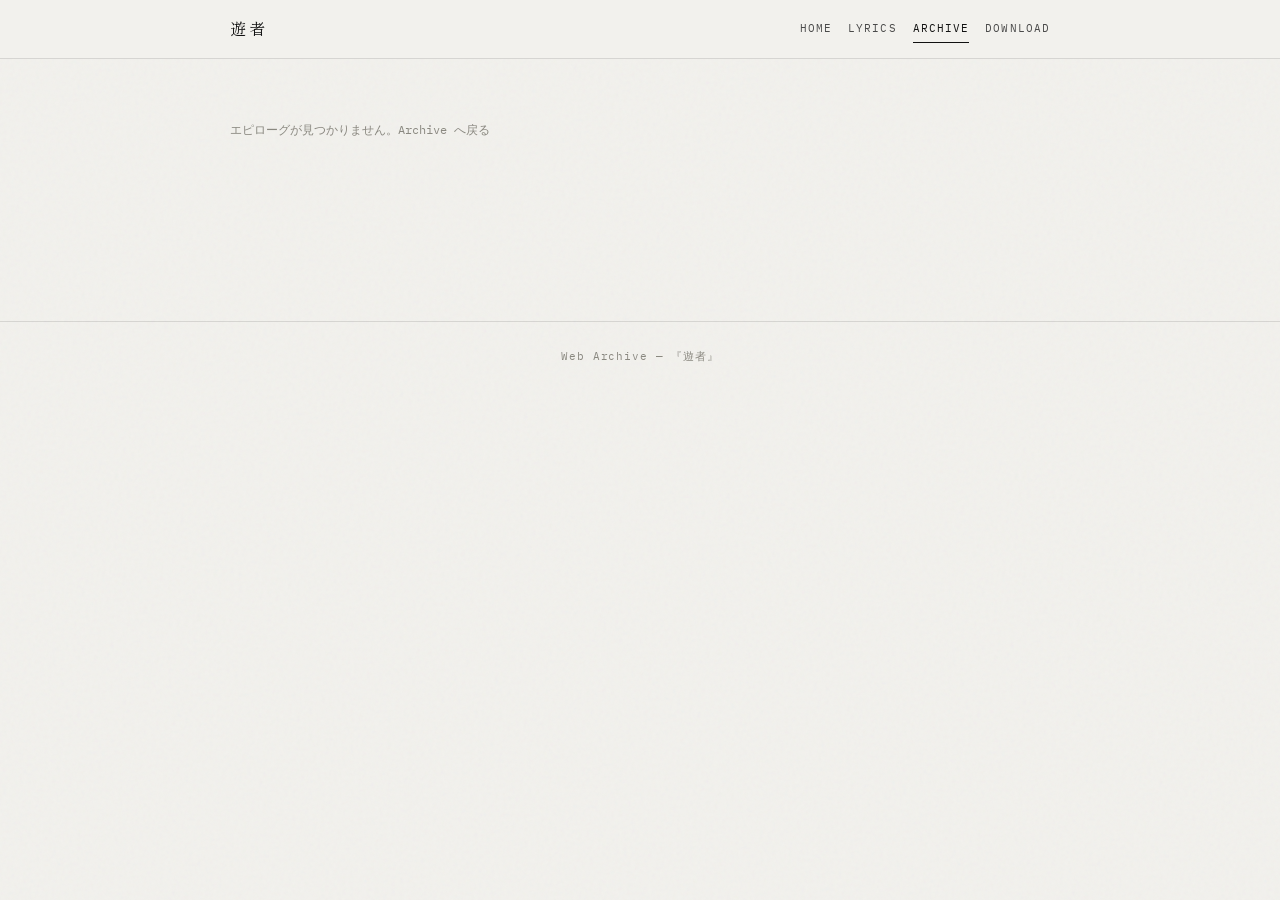
<file: archive-track.html>
<!DOCTYPE html>
<html lang="ja">
<head>
  <meta charset="UTF-8">
  <meta name="viewport" content="width=device-width, initial-scale=1.0">
  <meta name="description" content="アルバム『遊者』— エピローグ（制作記録）。">
  <title>Archive — 遊者</title>
  <link rel="stylesheet" href="css/style.css">
</head>
<body class="track-page-body">
  <header class="site-header" id="site-header"></header>

  <main class="container track-page" id="track-page">
    <p class="track-back">
      <a href="archive.html">← Archive</a>
    </p>

    <header class="track-hero" id="track-hero">
      <p class="meta-label track-num" id="track-num">—</p>
      <h1 class="track-title" id="track-title">読み込み中…</h1>
      <p class="track-subtitle" id="track-subtitle" hidden></p>
      <p class="track-produced" id="track-produced"></p>
    </header>

    <div class="track-reveal" id="track-reveal" aria-hidden="true">
      <figure class="track-visual" id="track-visual" hidden>
        <img id="track-image" src="" alt="">
      </figure>

      <section class="track-lyrics-block">
        <p class="lyrics-section-label" id="content-label">Production Notes</p>
        <div class="track-lyrics-text" id="track-body">
          <p class="loading">読み込み中…</p>
        </div>
      </section>
    </div>
  </main>

  <footer class="site-footer" id="site-footer"></footer>

  <script src="js/config.js"></script>
  <script src="js/main.js"></script>
</body>
</html>
</file>
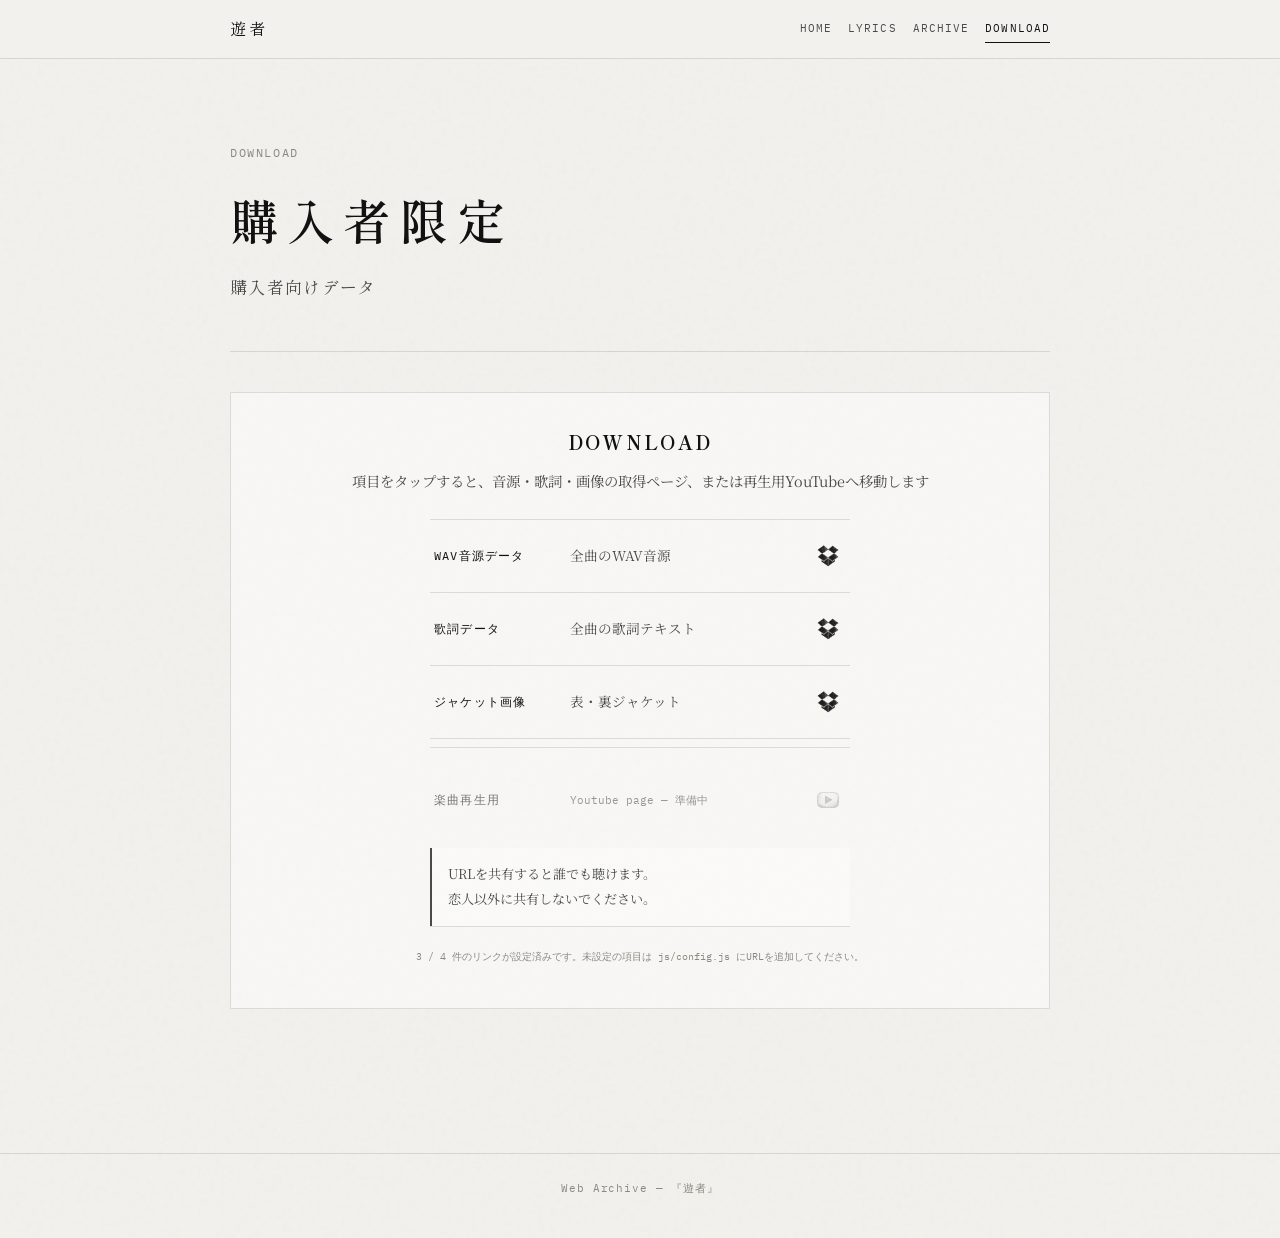
<file: download.html>
<!DOCTYPE html>
<html lang="ja">
<head>
  <meta charset="UTF-8">
  <meta name="viewport" content="width=device-width, initial-scale=1.0">
  <meta name="description" content="アルバム『遊者』購入者限定ダウンロード。">
  <title>Download — 遊者</title>
  <link rel="stylesheet" href="css/style.css">
</head>
<body>
  <header class="site-header" id="site-header"></header>

  <main class="container">
    <header class="page-hero">
      <p class="meta-label">Download</p>
      <h1>購入者限定</h1>
      <p class="subtitle text-muted">購入者向けデータ</p>
    </header>

    <div class="download-box">
      <h2>DOWNLOAD</h2>
      <p class="desc">項目をタップすると、音源・歌詞・画像の取得ページ、または再生用YouTubeへ移動します</p>

      <ul class="download-links" id="download-links">
        <li class="loading">読み込み中…</li>
      </ul>

      <p class="download-notice" id="download-notice"></p>
    </div>
  </main>

  <footer class="site-footer" id="site-footer"></footer>

  <script src="js/config.js"></script>
  <script src="js/main.js"></script>
</body>
</html>
</file>
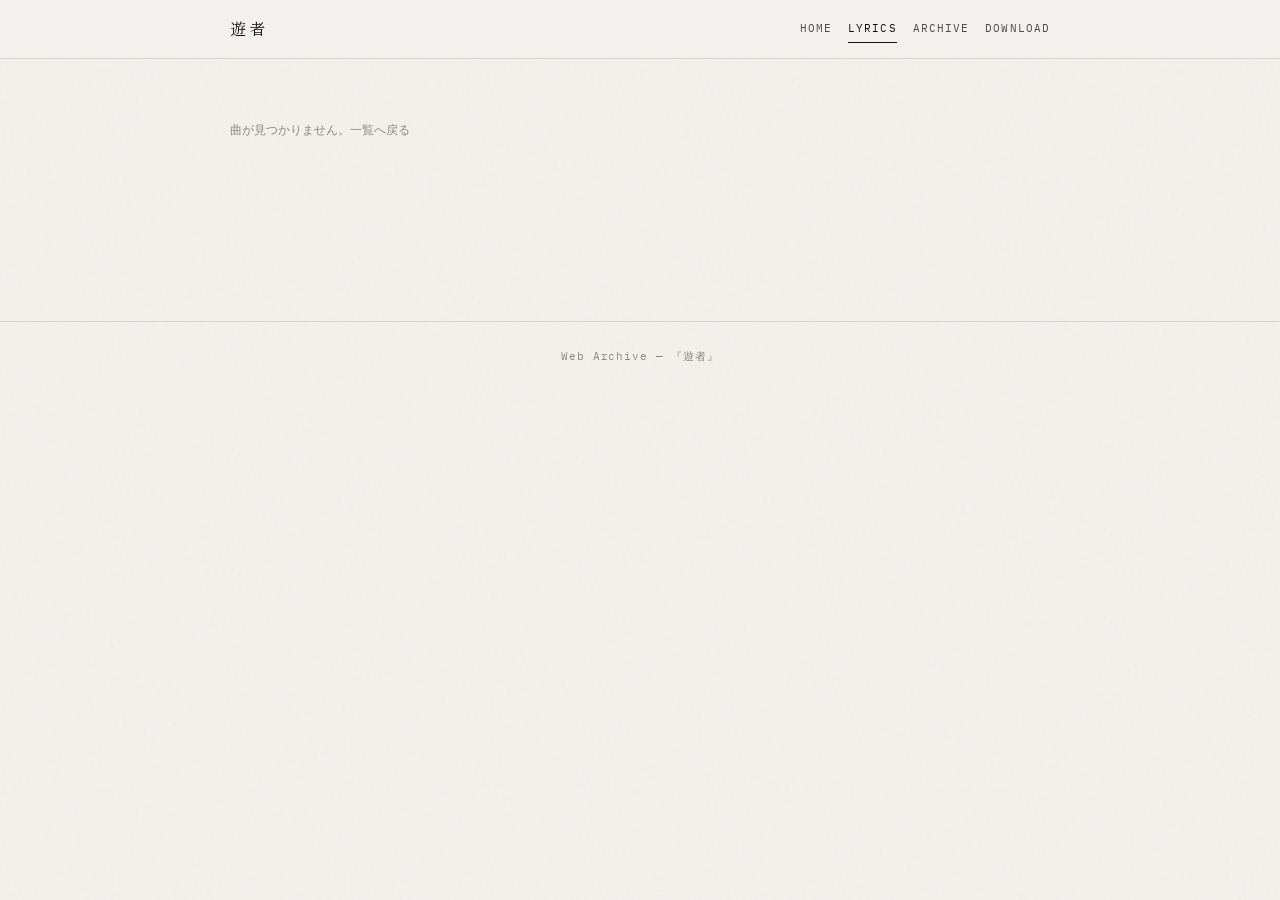
<file: lyrics-track.html>
<!DOCTYPE html>
<html lang="ja">
<head>
  <meta charset="UTF-8">
  <meta name="viewport" content="width=device-width, initial-scale=1.0">
  <meta name="description" content="アルバム『遊者』 — 曲別歌詞ページ。">
  <title>Lyrics — 遊者</title>
  <link rel="stylesheet" href="css/style.css">
</head>
<body class="track-page-body">
  <header class="site-header" id="site-header"></header>

  <main class="container track-page" id="track-page">
    <p class="track-back">
      <a href="lyrics.html">← All Lyrics</a>
    </p>

    <header class="track-hero" id="track-hero">
      <p class="meta-label track-num" id="track-num">—</p>
      <h1 class="track-title" id="track-title">読み込み中…</h1>
      <p class="track-produced" id="track-produced"></p>
    </header>

    <div class="track-reveal" id="track-reveal" aria-hidden="true">
      <figure class="track-visual" id="track-visual" hidden>
        <img id="track-image" src="" alt="">
      </figure>

      <section class="track-lyrics-block">
        <p class="lyrics-section-label">Lyrics</p>
        <p class="track-type-label" id="track-type-label" hidden></p>
        <div class="track-lyrics-text" id="track-lyrics">
          <p class="loading">読み込み中…</p>
        </div>
      </section>
    </div>
  </main>

  <footer class="site-footer" id="site-footer"></footer>

  <script src="js/config.js"></script>
  <script src="js/main.js"></script>
</body>
</html>
</file>
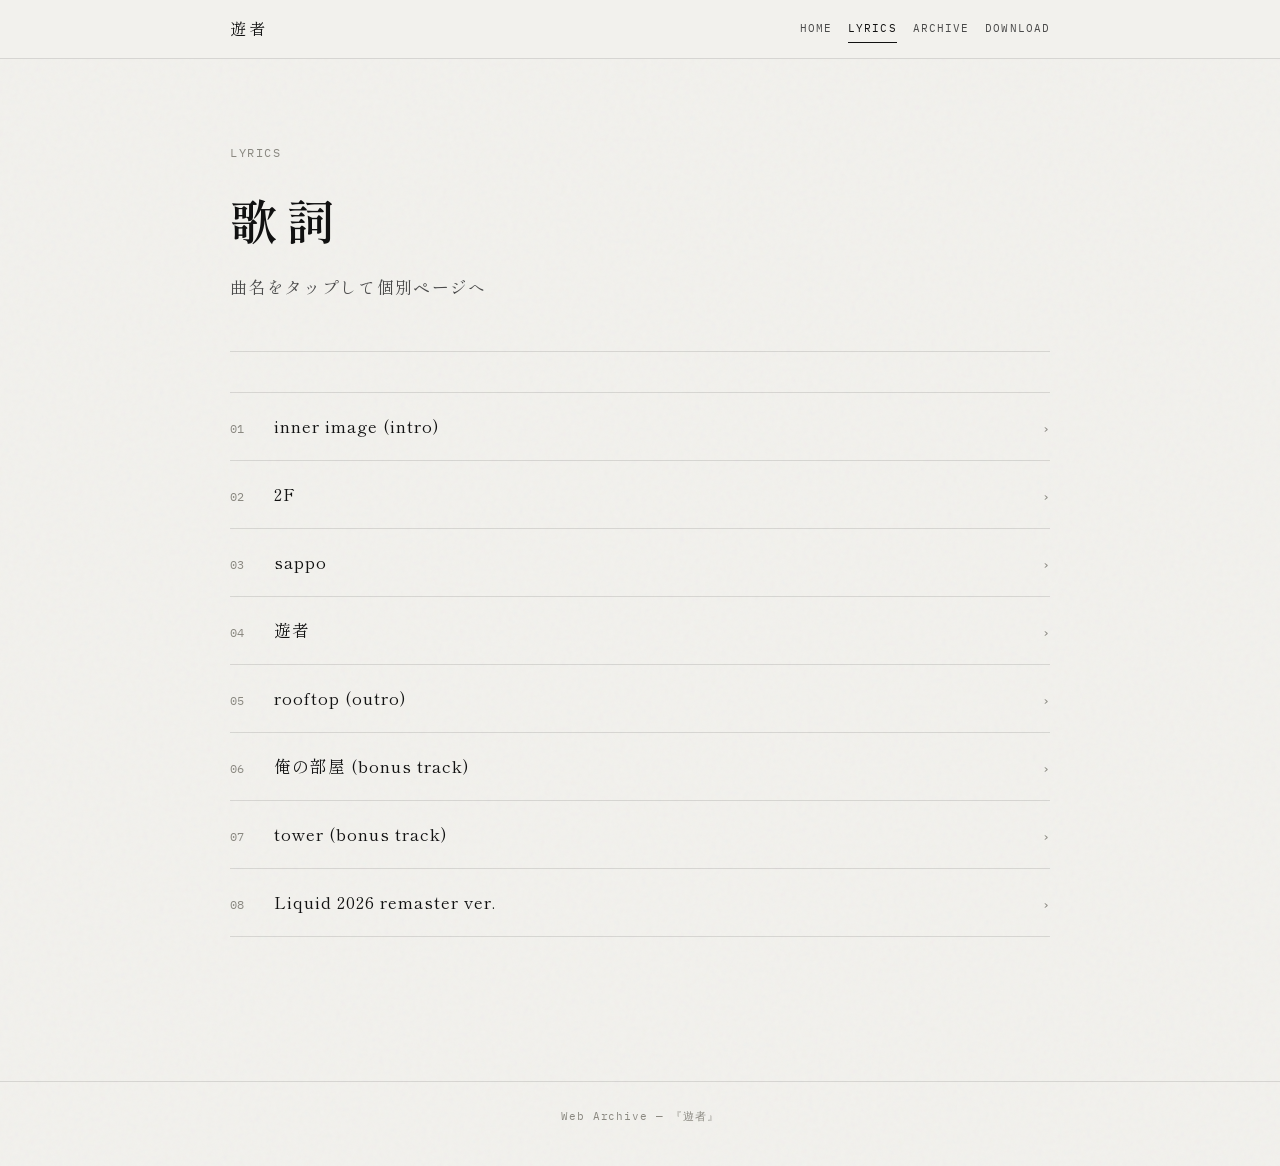
<file: lyrics.html>
<!DOCTYPE html>
<html lang="ja">
<head>
  <meta charset="UTF-8">
  <meta name="viewport" content="width=device-width, initial-scale=1.0">
  <meta name="description" content="アルバム『遊者』全曲の歌詞。">
  <title>Lyrics — 遊者</title>
  <link rel="stylesheet" href="css/style.css">
</head>
<body>
  <header class="site-header" id="site-header"></header>

  <main class="container">
    <header class="page-hero">
      <p class="meta-label">Lyrics</p>
      <h1>歌詞</h1>
      <p class="subtitle text-muted">曲名をタップして個別ページへ</p>
    </header>

    <div class="lyrics-list" id="lyrics-list">
      <p class="loading">読み込み中…</p>
    </div>
  </main>

  <footer class="site-footer" id="site-footer"></footer>

  <script src="js/config.js"></script>
  <script src="js/main.js"></script>
</body>
</html>
</file>
<file: css/style.css>
/* ===== Fonts ===== */
@import url("https://fonts.googleapis.com/css2?family=IBM+Plex+Mono:wght@400;500&family=Noto+Serif+JP:wght@400;500&family=Shippori+Mincho:wght@400;600&display=swap");

/* ===== Variables ===== */
:root {
  --bg: #f2f1ed;
  --bg-deep: #e8e6e0;
  --ink: #111111;
  --ink-muted: #4a4a4a;
  --ink-faint: #8a8880;
  --line: rgba(17, 17, 17, 0.12);
  --paper-noise: url("data:image/svg+xml,%3Csvg viewBox='0 0 256 256' xmlns='http://www.w3.org/2000/svg'%3E%3Cfilter id='n'%3E%3CfeTurbulence type='fractalNoise' baseFrequency='0.85' numOctaves='4' stitchTiles='stitch'/%3E%3C/filter%3E%3Crect width='100%25' height='100%25' filter='url(%23n)' opacity='0.04'/%3E%3C/svg%3E");
  --max-w: 860px;
  --font-body: "Noto Serif JP", serif;
  --font-heading: "Shippori Mincho", serif;
  --font-mono: "IBM Plex Mono", monospace;
}

/* ===== Reset & Base ===== */
*,
*::before,
*::after {
  box-sizing: border-box;
}

html {
  scroll-behavior: smooth;
}

body {
  margin: 0;
  min-height: 100vh;
  font-family: var(--font-body);
  font-size: 16px;
  line-height: 1.85;
  color: var(--ink);
  background-color: var(--bg);
  background-image: var(--paper-noise);
  -webkit-font-smoothing: antialiased;
}

img {
  max-width: 100%;
  height: auto;
  display: block;
}

a {
  color: inherit;
  text-decoration: none;
}

/* ===== Layout ===== */
.container {
  width: 100%;
  max-width: var(--max-w);
  margin: 0 auto;
  padding: 24px 20px 64px;
}

.page-hero {
  padding: 48px 0 32px;
  border-bottom: 1px solid var(--line);
  margin-bottom: 40px;
}

.page-hero h1 {
  margin: 0 0 8px;
  font-family: var(--font-heading);
  font-size: clamp(2rem, 8vw, 3rem);
  font-weight: 600;
  letter-spacing: 0.18em;
}

.page-hero .subtitle {
  margin: 0 0 16px;
  font-family: var(--font-heading);
  font-size: 1.05rem;
  letter-spacing: 0.08em;
  color: var(--ink-muted);
}

.page-hero .meta-label {
  font-family: var(--font-mono);
  font-size: 0.72rem;
  letter-spacing: 0.14em;
  text-transform: uppercase;
  color: var(--ink-faint);
}

/* ===== Site Header ===== */
.site-header {
  position: sticky;
  top: 0;
  z-index: 100;
  background: rgba(242, 241, 237, 0.92);
  backdrop-filter: blur(8px);
  border-bottom: 1px solid var(--line);
}

.site-header .inner {
  max-width: var(--max-w);
  margin: 0 auto;
  padding: 14px 20px;
  display: flex;
  align-items: center;
  justify-content: space-between;
  gap: 16px;
}

.site-logo {
  font-family: var(--font-heading);
  font-size: 1rem;
  letter-spacing: 0.2em;
  white-space: nowrap;
}

.site-nav {
  display: flex;
  flex-wrap: wrap;
  gap: 6px 16px;
  justify-content: flex-end;
}

.site-nav a {
  font-family: var(--font-mono);
  font-size: 0.68rem;
  letter-spacing: 0.1em;
  text-transform: uppercase;
  color: var(--ink-muted);
  padding: 4px 0;
  border-bottom: 1px solid transparent;
  transition: border-color 0.2s, color 0.2s;
}

.site-nav a:hover,
.site-nav a.is-active {
  color: var(--ink);
  border-bottom-color: var(--ink);
}

/* ===== Footer ===== */
.site-footer {
  margin-top: 80px;
  padding: 24px 20px 40px;
  border-top: 1px solid var(--line);
  text-align: center;
}

.site-footer p {
  margin: 0;
  font-family: var(--font-mono);
  font-size: 0.68rem;
  letter-spacing: 0.08em;
  color: var(--ink-faint);
}

/* ===== Home: Background ===== */
.home-body {
  position: relative;
  overflow-x: hidden;
}

.bg-layer {
  position: fixed;
  inset: 0;
  z-index: -2;
  pointer-events: none;
}

.bg-video {
  width: 100%;
  height: 100%;
  object-fit: cover;
  filter: grayscale(100%) contrast(1.05);
  opacity: 0.35;
}

.bg-fallback {
  width: 100%;
  height: 100%;
  object-fit: cover;
  filter: grayscale(100%) blur(2px);
  opacity: 0.18;
  transform: scale(1.05);
}

.bg-overlay {
  position: fixed;
  inset: 0;
  z-index: -1;
  background: linear-gradient(
    180deg,
    rgba(242, 241, 237, 0.55) 0%,
    rgba(242, 241, 237, 0.88) 45%,
    rgba(242, 241, 237, 0.96) 100%
  );
  pointer-events: none;
}

/* ===== Home: Hero ===== */
.home-hero {
  min-height: calc(100vh - 120px);
  display: flex;
  flex-direction: column;
  align-items: center;
  justify-content: center;
  text-align: center;
  padding: 40px 20px 60px;
}

.home-title {
  margin: 0 0 12px;
  font-family: var(--font-heading);
  font-size: clamp(3rem, 14vw, 5.5rem);
  font-weight: 600;
  letter-spacing: 0.22em;
  line-height: 1.1;
  width: 100%;
  text-align: center;
  /* letter-spacing 分の右余白を左に補正して視覚的に中央へ */
  text-indent: 0.22em;
}

.home-subtitle {
  margin: 0 0 28px;
  font-family: var(--font-heading);
  font-size: clamp(1rem, 4vw, 1.25rem);
  letter-spacing: 0.12em;
  color: var(--ink-muted);
}

.home-edition {
  margin: 0 0 40px;
  font-family: var(--font-mono);
  font-size: 0.7rem;
  letter-spacing: 0.16em;
  color: var(--ink-faint);
}

.home-cover {
  width: min(280px, 72vw);
  margin: 0 auto 48px;
  border: 1px solid var(--line);
  box-shadow: 0 12px 40px rgba(0, 0, 0, 0.08);
}

.home-intro {
  max-width: 520px;
  margin: 0 auto 48px;
  font-size: 0.92rem;
  color: var(--ink-muted);
  line-height: 2;
}

/* ===== Nav Cards ===== */
.nav-cards {
  display: grid;
  grid-template-columns: 1fr;
  gap: 12px;
  width: 100%;
  max-width: 520px;
  margin: 0 auto;
}

.nav-card {
  display: flex;
  align-items: center;
  gap: 16px;
  padding: 18px 20px;
  border: 1px solid var(--line);
  background: rgba(255, 255, 255, 0.35);
  transition: background 0.2s, border-color 0.2s;
}

.nav-card:hover {
  background: rgba(255, 255, 255, 0.65);
  border-color: rgba(17, 17, 17, 0.22);
}

.nav-card-label {
  font-family: var(--font-mono);
  font-size: 0.72rem;
  letter-spacing: 0.12em;
  text-transform: uppercase;
  min-width: 88px;
}

.nav-card-desc {
  font-size: 0.85rem;
  color: var(--ink-muted);
  text-align: left;
}

/* ===== Section ===== */
.section {
  margin-bottom: 48px;
}

.section-title {
  margin: 0 0 20px;
  font-family: var(--font-heading);
  font-size: 1.35rem;
  letter-spacing: 0.14em;
}

.section-note {
  padding: 24px 28px;
  border-left: 2px solid var(--ink);
  background: rgba(255, 255, 255, 0.4);
  white-space: pre-line;
  font-size: 0.95rem;
  line-height: 2;
}

/* ===== Timeline ===== */
.timeline {
  list-style: none;
  margin: 0;
  padding: 0;
  border-top: 1px solid var(--line);
}

.section-hint {
  font-size: 0.85rem;
  margin: -8px 0 20px;
}

/* ===== Interactive Timeline (Archive) ===== */
.timeline-interactive {
  list-style: none;
  margin: 0;
  padding: 0;
}

.timeline-item {
  border-bottom: 1px solid var(--line);
}

.timeline-item:first-child {
  border-top: 1px solid var(--line);
}

.timeline-epilogue-wrap {
  margin-top: 8px;
}

.epilogue-section {
  margin-top: 32px;
  padding-top: 8px;
  border-top: 1px solid var(--line);
}

.epilogue-section-header {
  margin: 0 0 8px;
  padding: 16px 0 8px;
}

.epilogue-section-label {
  margin: 0 0 8px;
  font-family: var(--font-mono);
  font-size: 0.68rem;
  letter-spacing: 0.14em;
  text-transform: uppercase;
  color: var(--ink-faint);
}

.epilogue-section-title {
  margin: 0 0 6px;
  font-family: var(--font-heading);
  font-size: 1.02rem;
  font-weight: 400;
  letter-spacing: 0.04em;
  line-height: 1.5;
}

.epilogue-section-subtitle {
  margin: 0;
  font-family: var(--font-heading);
  font-size: 0.88rem;
  letter-spacing: 0.08em;
  color: var(--ink-muted);
}

.epilogue-entries {
  margin-top: 0;
}

.timeline-index-item,
.timeline-static-item,
.timeline-epilogue-link {
  width: 100%;
  display: grid;
  grid-template-columns: 48px minmax(0, 1fr) 24px;
  gap: 12px 16px;
  align-items: start;
  padding: 16px 0;
  text-align: left;
  font-family: inherit;
  color: inherit;
  writing-mode: horizontal-tb;
  text-decoration: none;
  transition: opacity 0.2s;
}

.timeline-index-item:hover,
.timeline-epilogue-link:hover {
  opacity: 0.7;
}

.timeline-static-item {
  cursor: default;
}

.epilogue-section-hint {
  margin: 8px 0 0;
  font-size: 0.85rem;
}

.timeline-index-item .num,
.timeline-epilogue-link .num {
  font-family: var(--font-mono);
  font-size: 0.78rem;
  color: var(--ink-faint);
  line-height: 1.6;
  padding-top: 2px;
}

.timeline-main {
  display: flex;
  flex-direction: column;
  gap: 6px;
  min-width: 0;
  writing-mode: horizontal-tb;
}

.timeline-index-item .title,
.timeline-epilogue-link .title {
  display: block;
  font-size: 0.98rem;
  line-height: 1.55;
  letter-spacing: 0.02em;
  word-break: normal;
  overflow-wrap: break-word;
}

.timeline-index-item .date,
.timeline-epilogue-link .date {
  display: block;
  font-family: var(--font-mono);
  font-size: 0.72rem;
  letter-spacing: 0.06em;
  color: var(--ink-muted);
  line-height: 1.4;
}

.timeline-index-item .chevron,
.timeline-epilogue-link .chevron {
  font-family: var(--font-mono);
  font-size: 0.8rem;
  color: var(--ink-faint);
  line-height: 1.6;
  padding-top: 2px;
  text-align: right;
}

.timeline-epilogue-link {
  display: grid;
  grid-template-columns: minmax(0, 1fr) 24px;
  gap: 8px 16px;
  align-items: start;
  margin-top: 8px;
  padding: 24px 0;
  border-top: 1px solid var(--line);
  border-bottom: 1px solid var(--line);
}

.timeline-epilogue-link .epilogue-label {
  grid-column: 1 / -1;
  font-family: var(--font-mono);
  font-size: 0.68rem;
  letter-spacing: 0.14em;
  text-transform: uppercase;
  color: var(--ink-faint);
}

.timeline-epilogue-link .epilogue-body {
  display: flex;
  flex-direction: column;
  gap: 6px;
  min-width: 0;
  writing-mode: horizontal-tb;
}

.timeline-epilogue-link .chevron {
  grid-row: 2;
  grid-column: 2;
  padding-top: 4px;
}

.track-subtitle {
  margin: -4px 0 12px;
  font-family: var(--font-heading);
  font-size: 0.92rem;
  letter-spacing: 0.08em;
  color: var(--ink-muted);
}

/* ===== Image Gallery (Archive) ===== */
.asset-grid {
  display: grid;
  grid-template-columns: 1fr;
  gap: 24px;
  margin-top: 32px;
}

@media (min-width: 600px) {
  .asset-grid--covers {
    grid-template-columns: 1fr 1fr;
  }
}

.asset-item {
  border: 1px solid var(--line);
  background: rgba(255, 255, 255, 0.35);
}

.asset-item img {
  width: 100%;
  aspect-ratio: 1;
  object-fit: cover;
  filter: grayscale(20%);
}

.asset-item figcaption {
  padding: 12px 16px;
  font-family: var(--font-mono);
  font-size: 0.68rem;
  letter-spacing: 0.08em;
  color: var(--ink-muted);
  border-top: 1px solid var(--line);
}

.asset-item--wide img {
  aspect-ratio: 16 / 10;
  object-fit: cover;
}

/* ===== Lyrics Index ===== */
.lyrics-list {
  border-top: 1px solid var(--line);
}

.lyrics-index-item {
  display: flex;
  align-items: baseline;
  gap: 16px;
  padding: 18px 0;
  border-bottom: 1px solid var(--line);
  color: inherit;
  transition: opacity 0.2s;
}

.lyrics-index-item:hover {
  opacity: 0.7;
}

.lyrics-index-item .track-num {
  font-family: var(--font-mono);
  font-size: 0.72rem;
  color: var(--ink-faint);
  min-width: 28px;
}

.lyrics-index-item .track-title {
  flex: 1;
  font-family: var(--font-heading);
  font-size: 1.05rem;
  letter-spacing: 0.06em;
}

.lyrics-index-item .chevron {
  font-family: var(--font-mono);
  font-size: 0.8rem;
  color: var(--ink-faint);
}

/* ===== Lyrics Track Page ===== */
.track-page-body {
  overflow-x: hidden;
}

.track-back {
  margin: 8px 0 32px;
  font-family: var(--font-mono);
  font-size: 0.68rem;
  letter-spacing: 0.08em;
}

.track-back a {
  color: var(--ink-muted);
  border-bottom: 1px solid transparent;
  transition: border-color 0.2s;
}

.track-back a:hover {
  border-bottom-color: var(--ink-muted);
}

.track-hero {
  padding: 24px 0 0;
  border-bottom: 1px solid transparent;
  transition: padding-bottom 0.9s cubic-bezier(0.22, 1, 0.36, 1),
    border-color 0.6s ease 0.2s;
}

.track-page.is-opening .track-hero,
.track-page.is-open .track-hero {
  padding-bottom: 56px;
  border-bottom-color: var(--line);
}

.track-hero .track-num {
  margin: 0 0 12px;
}

.track-hero .track-title {
  margin: 0 0 16px;
  font-family: var(--font-heading);
  font-size: clamp(1.8rem, 7vw, 2.8rem);
  font-weight: 600;
  letter-spacing: 0.14em;
  line-height: 1.25;
}

.track-produced {
  margin: 0;
  font-family: var(--font-mono);
  font-size: 0.72rem;
  letter-spacing: 0.1em;
  color: var(--ink-muted);
}

.track-reveal {
  max-height: 0;
  opacity: 0;
  overflow: hidden;
  transform: translateY(-8px);
  transition: max-height 1.1s cubic-bezier(0.22, 1, 0.36, 1),
    opacity 0.7s ease 0.15s,
    transform 0.8s cubic-bezier(0.22, 1, 0.36, 1) 0.1s;
}

.track-page.is-open .track-reveal {
  max-height: 12000px;
  opacity: 1;
  transform: translateY(0);
}

.track-visual {
  margin: 40px 0 32px;
  border: 1px solid var(--line);
  background: rgba(255, 255, 255, 0.35);
}

.track-visual img {
  width: 100%;
  display: block;
  filter: grayscale(15%);
}

.track-lyrics-block {
  padding: 40px 0 24px;
}

.lyrics-section-label {
  margin: 0 0 24px;
  font-family: var(--font-mono);
  font-size: 0.68rem;
  letter-spacing: 0.14em;
  text-transform: uppercase;
  color: var(--ink-faint);
}

.track-type-label {
  margin: -12px 0 20px;
  font-family: var(--font-mono);
  font-size: 0.68rem;
  letter-spacing: 0.06em;
  color: var(--ink-faint);
}

.track-lyrics-text {
  margin: 0;
  white-space: pre-line;
  font-size: 0.95rem;
  line-height: 2.15;
  color: var(--ink-muted);
}

.track-lyrics-text.is-loading,
.track-lyrics-text .loading {
  font-family: var(--font-mono);
  font-size: 0.72rem;
  color: var(--ink-faint);
}

@media (prefers-reduced-motion: reduce) {
  .track-hero,
  .track-reveal {
    transition: none;
  }

  .track-page .track-hero {
    padding-bottom: 56px;
    border-bottom-color: var(--line);
  }

  .track-page .track-reveal {
    max-height: none;
    opacity: 1;
    transform: none;
  }
}

/* ===== Legacy lyrics accordion (unused) ===== */
.lyrics-item {
  border-bottom: 1px solid var(--line);
}

.lyrics-toggle {
  width: 100%;
  display: flex;
  align-items: baseline;
  justify-content: space-between;
  gap: 16px;
  padding: 18px 0;
  background: none;
  border: none;
  cursor: pointer;
  text-align: left;
  font-family: inherit;
  color: inherit;
}

.lyrics-toggle:hover {
  opacity: 0.75;
}

.lyrics-toggle .track-info {
  flex: 1;
}

.lyrics-toggle .track-num {
  font-family: var(--font-mono);
  font-size: 0.72rem;
  color: var(--ink-faint);
  display: block;
  margin-bottom: 4px;
}

.lyrics-toggle .track-title {
  font-family: var(--font-heading);
  font-size: 1.05rem;
  letter-spacing: 0.06em;
}

.lyrics-toggle .chevron {
  font-family: var(--font-mono);
  font-size: 0.8rem;
  color: var(--ink-faint);
  transition: transform 0.2s;
}

.lyrics-item.is-open .chevron {
  transform: rotate(90deg);
}

.lyrics-body {
  display: none;
  padding: 0 0 24px;
}

.lyrics-item.is-open .lyrics-body {
  display: block;
}

.lyrics-text {
  margin: 0;
  white-space: pre-line;
  font-size: 0.92rem;
  line-height: 2.1;
  color: var(--ink-muted);
}

.lyrics-text.is-loading {
  font-family: var(--font-mono);
  font-size: 0.72rem;
  color: var(--ink-faint);
}

.lyrics-type {
  font-family: var(--font-mono);
  font-size: 0.68rem;
  letter-spacing: 0.06em;
  color: var(--ink-faint);
  margin-bottom: 12px;
}

/* ===== Download ===== */
.download-box {
  padding: 32px 28px;
  border: 1px solid var(--line);
  background: rgba(255, 255, 255, 0.4);
  text-align: center;
}

.download-box h2 {
  margin: 0 0 8px;
  font-family: var(--font-heading);
  font-size: 1.2rem;
  letter-spacing: 0.12em;
}

.download-box .desc {
  margin: 0 0 24px;
  font-size: 0.9rem;
  color: var(--ink-muted);
}

.download-links {
  list-style: none;
  margin: 0 auto;
  padding: 0;
  max-width: 420px;
  text-align: left;
}

.download-link-item {
  border-bottom: 1px solid var(--line);
}

.download-link-item:first-child {
  border-top: 1px solid var(--line);
}

.download-link,
.download-link-body {
  display: flex;
  align-items: center;
  gap: 16px;
  padding: 18px 4px;
  width: 100%;
}

.download-link {
  color: inherit;
  transition: opacity 0.2s;
}

.download-link:hover {
  opacity: 0.7;
}

.download-link-label {
  font-family: var(--font-mono);
  font-size: 0.75rem;
  letter-spacing: 0.1em;
  text-transform: uppercase;
  min-width: 120px;
}

.download-link-desc {
  flex: 1;
  font-size: 0.85rem;
  color: var(--ink-muted);
}

.download-link-arrow {
  font-family: var(--font-mono);
  font-size: 0.85rem;
  color: var(--ink-faint);
  flex-shrink: 0;
}

.download-link-icon {
  flex-shrink: 0;
  display: flex;
  align-items: center;
  justify-content: center;
  width: 36px;
  height: 36px;
}

.download-link-icon img {
  width: 28px;
  height: 28px;
  object-fit: contain;
  display: block;
  filter: grayscale(100%) contrast(1.05);
  opacity: 0.88;
}

.download-link-item.is-unavailable .download-link-icon img {
  opacity: 0.4;
}

.download-link-item.is-unavailable .download-link-body {
  opacity: 0.55;
}

.download-link-item.is-unavailable .download-link-desc {
  font-family: var(--font-mono);
  font-size: 0.68rem;
}

.download-link-item--youtube {
  margin-top: 8px;
  padding-top: 16px;
  border-top: 1px solid var(--line);
}

.download-youtube-logo {
  display: flex;
  justify-content: center;
  margin: 0 0 20px;
  padding: 16px;
  border: 1px solid var(--line);
  background: rgba(255, 255, 255, 0.35);
}

.download-youtube-logo img {
  width: min(160px, 56vw);
  height: auto;
  display: block;
  filter: grayscale(100%) contrast(1.05);
}

.download-caution {
  margin: 12px 0 0;
  padding: 14px 16px;
  border-left: 2px solid var(--ink-muted);
  background: rgba(255, 255, 255, 0.35);
  font-size: 0.82rem;
  line-height: 1.9;
  color: var(--ink-muted);
  text-align: left;
  white-space: pre-line;
}

.btn-download {
  display: inline-block;
  padding: 14px 32px;
  font-family: var(--font-mono);
  font-size: 0.75rem;
  letter-spacing: 0.12em;
  text-transform: uppercase;
  border: 1px solid var(--ink);
  background: var(--ink);
  color: var(--bg);
  cursor: pointer;
  transition: background 0.2s, color 0.2s;
}

.btn-download:hover:not(:disabled) {
  background: transparent;
  color: var(--ink);
}

.btn-download:disabled,
.btn-download.is-disabled {
  background: var(--bg-deep);
  color: var(--ink-faint);
  border-color: var(--line);
  cursor: not-allowed;
}

.download-notice {
  margin-top: 20px;
  font-family: var(--font-mono);
  font-size: 0.65rem;
  color: var(--ink-faint);
  line-height: 1.8;
}

/* ===== Utility ===== */
.text-muted {
  color: var(--ink-muted);
}

.loading {
  font-family: var(--font-mono);
  font-size: 0.75rem;
  color: var(--ink-faint);
  padding: 24px 0;
}

@media (max-width: 480px) {
  .timeline-index-item,
  .timeline-epilogue-link {
    grid-template-columns: 40px minmax(0, 1fr) 20px;
    gap: 10px 12px;
  }

  .site-nav {
    gap: 4px 12px;
  }

  .site-nav a {
    font-size: 0.62rem;
  }
}
</file>
